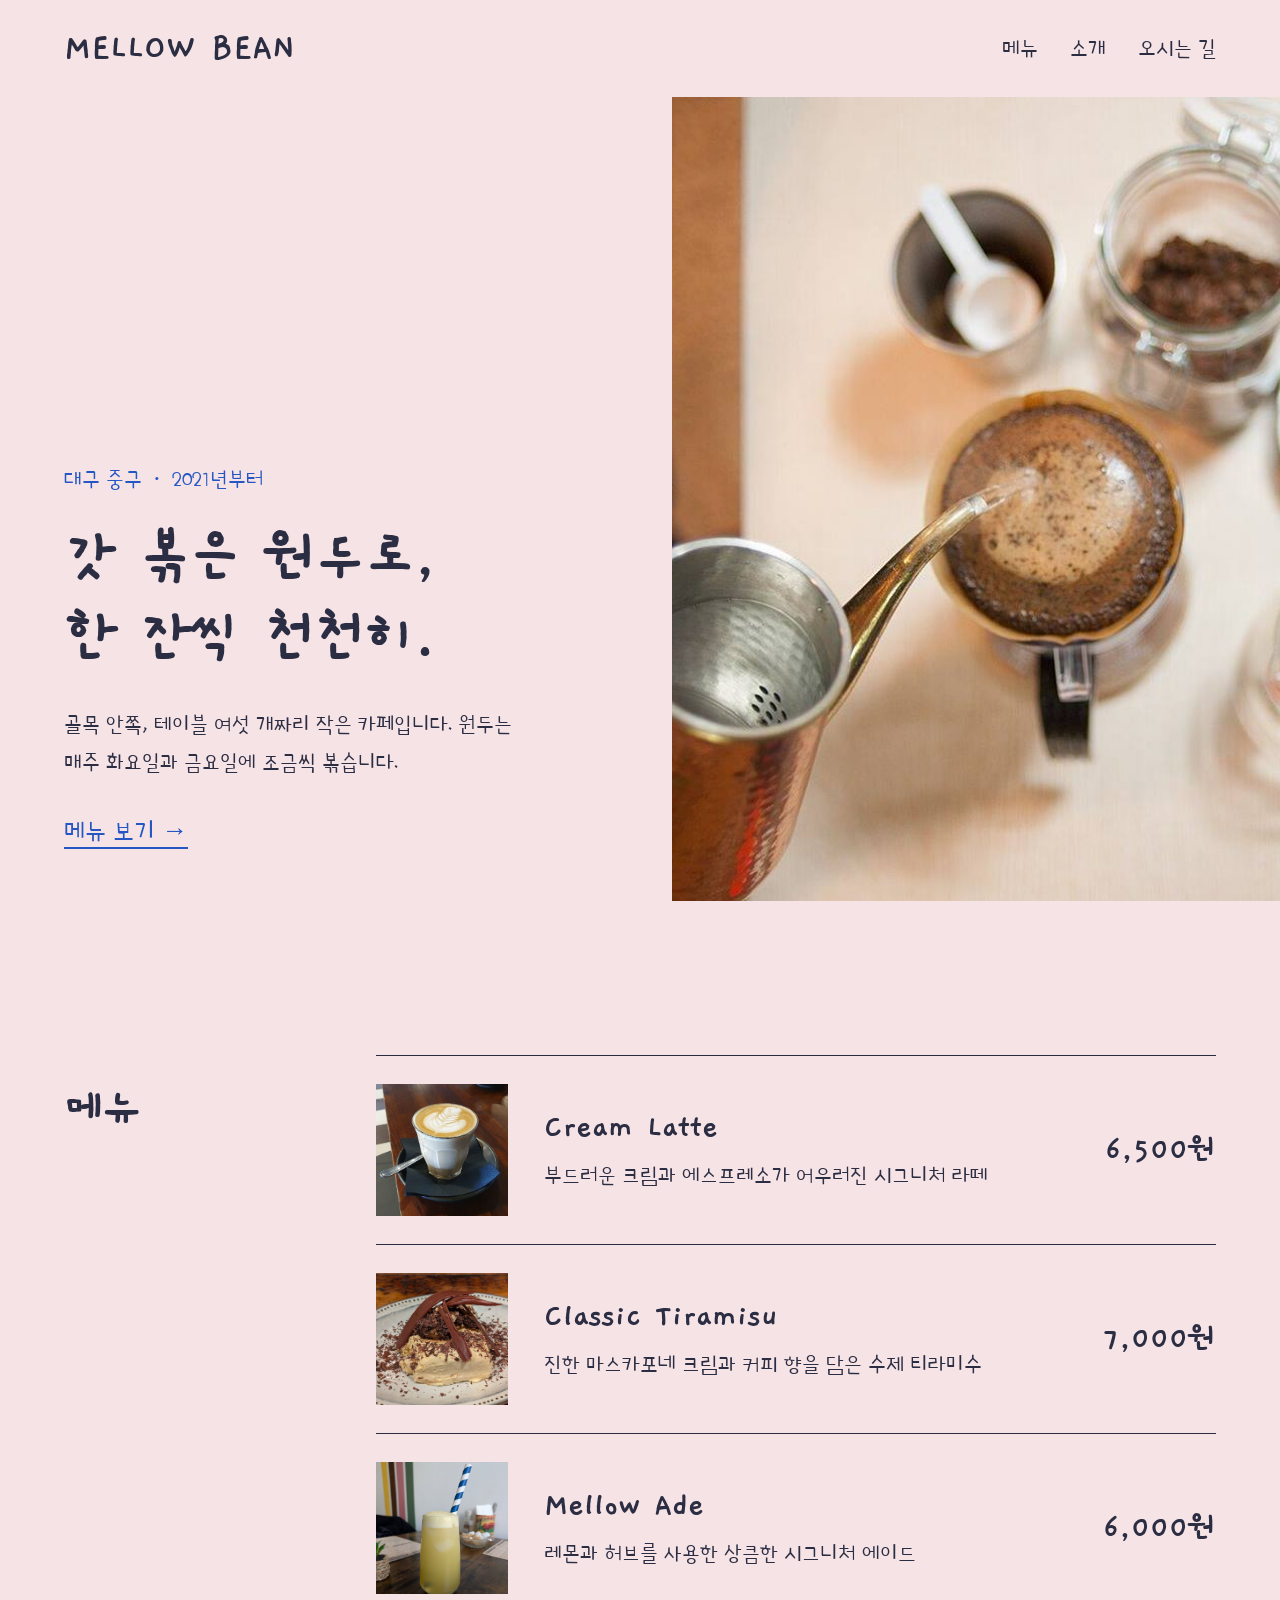
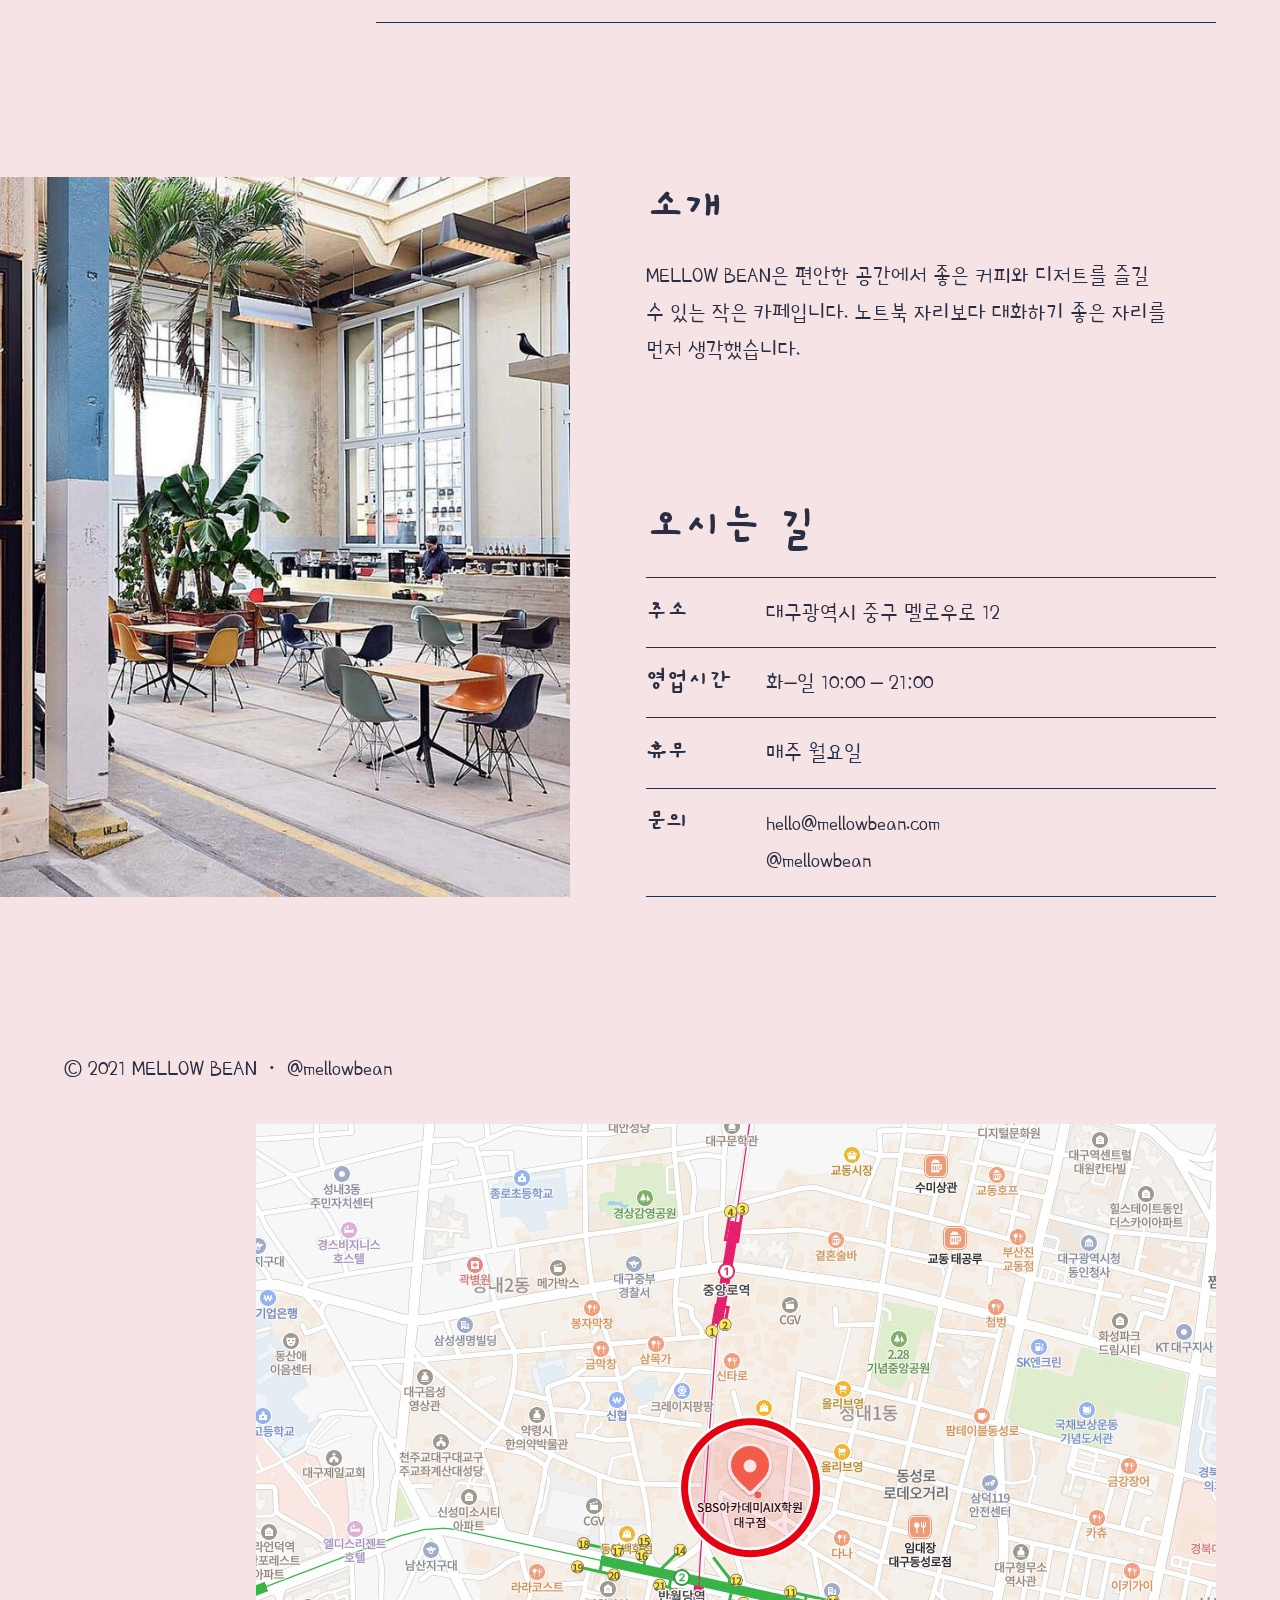
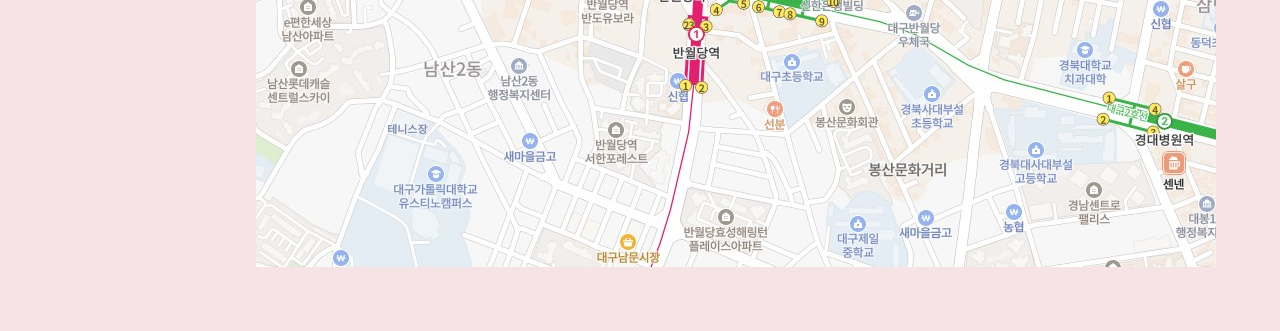
<file: index.html>
<!doctype html>
<html lang="ko">
<head>
  <meta charset="utf-8">
  <meta name="viewport" content="width=device-width, initial-scale=1">
  <title>MELLOW BEAN</title>

  <!-- 글꼴: 제목 Gaegu, 본문 Poor Story -->
  <link rel="preconnect" href="https://fonts.googleapis.com">
  <link rel="preconnect" href="https://fonts.gstatic.com" crossorigin>
  <link rel="stylesheet" href="https://fonts.googleapis.com/css2?family=Gaegu:wght@700&family=Poor+Story&display=swap">

  <link rel="stylesheet" href="css/style.css">
</head>
<body>

  <!-- 1. Header -->
  <header class="header">
    <p class="logo">MELLOW BEAN</p>
    <nav class="nav">
      <a href="#menu">메뉴</a>
      <a href="#about">소개</a>
      <a href="#visit">오시는 길</a>
    </nav>
  </header>

  <main>

    <!-- 2. 첫 화면 -->
    <section class="hero">
      <div class="hero-text">
        <p class="hero-small">대구 중구 · 2021년부터</p>
        <h1>갓 볶은 원두로,<br>한 잔씩 천천히.</h1>
        <p>골목 안쪽, 테이블 여섯 개짜리 작은 카페입니다. 원두는 매주 화요일과 금요일에 조금씩 볶습니다.</p>
        <a class="text-link" href="#menu">메뉴 보기 →</a>
      </div>
      <img class="hero-photo" src="images/brewing-hand-drip.jpg" width="1200" height="799" alt="주전자로 물을 부어 핸드드립 커피를 내리는 모습">
    </section>

    <!-- 3. 메뉴: 메뉴를 추가하려면 <li>부터 </li>까지 복사하세요 -->
    <section class="menu" id="menu">
      <h2>메뉴</h2>
      <ul class="menu-list">

        <li class="menu-item">
          <img src="images/menu-cafe-latte.jpg" width="800" height="691" alt="나뭇잎 무늬 라떼아트를 올린 라떼" loading="lazy">
          <div>
            <h3>Cream Latte</h3>
            <p>부드러운 크림과 에스프레소가 어우러진 시그니처 라떼</p>
          </div>
          <p class="price">6,500원</p>
        </li>

        <li class="menu-item">
          <img src="images/menu-tiramisu.jpg" width="800" height="602" alt="초콜릿을 올린 티라미수" loading="lazy">
          <div>
            <h3>Classic Tiramisu</h3>
            <p>진한 마스카포네 크림과 커피 향을 담은 수제 티라미수</p>
          </div>
          <p class="price">7,000원</p>
        </li>

        <li class="menu-item">
          <img src="images/menu-ade.jpg" width="800" height="1062" alt="줄무늬 빨대를 꽂은 노란 에이드" loading="lazy">
          <div>
            <h3>Mellow Ade</h3>
            <p>레몬과 허브를 사용한 상큼한 시그니처 에이드</p>
          </div>
          <p class="price">6,000원</p>
        </li>

      </ul>
    </section>

    <!-- 4. 소개 · 오시는 길 -->
    <section class="about" id="about">
      <img class="about-photo" src="images/space-interior.jpg" width="1200" height="816" alt="높은 천장 아래 테이블과 식물이 놓인 매장 내부" loading="lazy">
      <div class="about-text">
        <h2>소개</h2>
        <p>MELLOW BEAN은 편안한 공간에서 좋은 커피와 디저트를 즐길 수 있는 작은 카페입니다. 노트북 자리보다 대화하기 좋은 자리를 먼저 생각했습니다.</p>

        <h2 id="visit">오시는 길</h2>
        <table class="info">
          <tr>
            <th scope="row">주소</th>
            <td>대구광역시 중구 멜로우로 12</td>
          </tr>
          <tr>
            <th scope="row">영업시간</th>
            <td>화–일 10:00 – 21:00</td>
          </tr>
          <tr>
            <th scope="row">휴무</th>
            <td>매주 월요일</td>
          </tr>
          <tr>
            <th scope="row">문의</th>
            <td>hello@mellowbean.com<br>@mellowbean</td>
          </tr>
        </table>
      </div>
    </section>

  </main>

  <!-- 5. Footer -->
  <footer class="footer">
    <p>© 2021 MELLOW BEAN · @mellowbean</p>
  </footer>

  <!-- 6. 지도: 페이지 제일 아래. 누르면 네이버 지도가 새 창으로 열립니다 (주소는 href에서 바꾸세요) -->
  <div class="map">
    <a href="https://naver.me/FN7HdVgF" target="_blank" rel="noopener">
      <img src="images/map-location.jpg" width="960" height="743" alt="카페 위치를 빨간 동그라미로 표시한 지도. 누르면 네이버 지도가 새 창으로 열립니다." loading="lazy">
    </a>
  </div>

  <script src="js/script.js"></script>
</body>
</html>
</file>
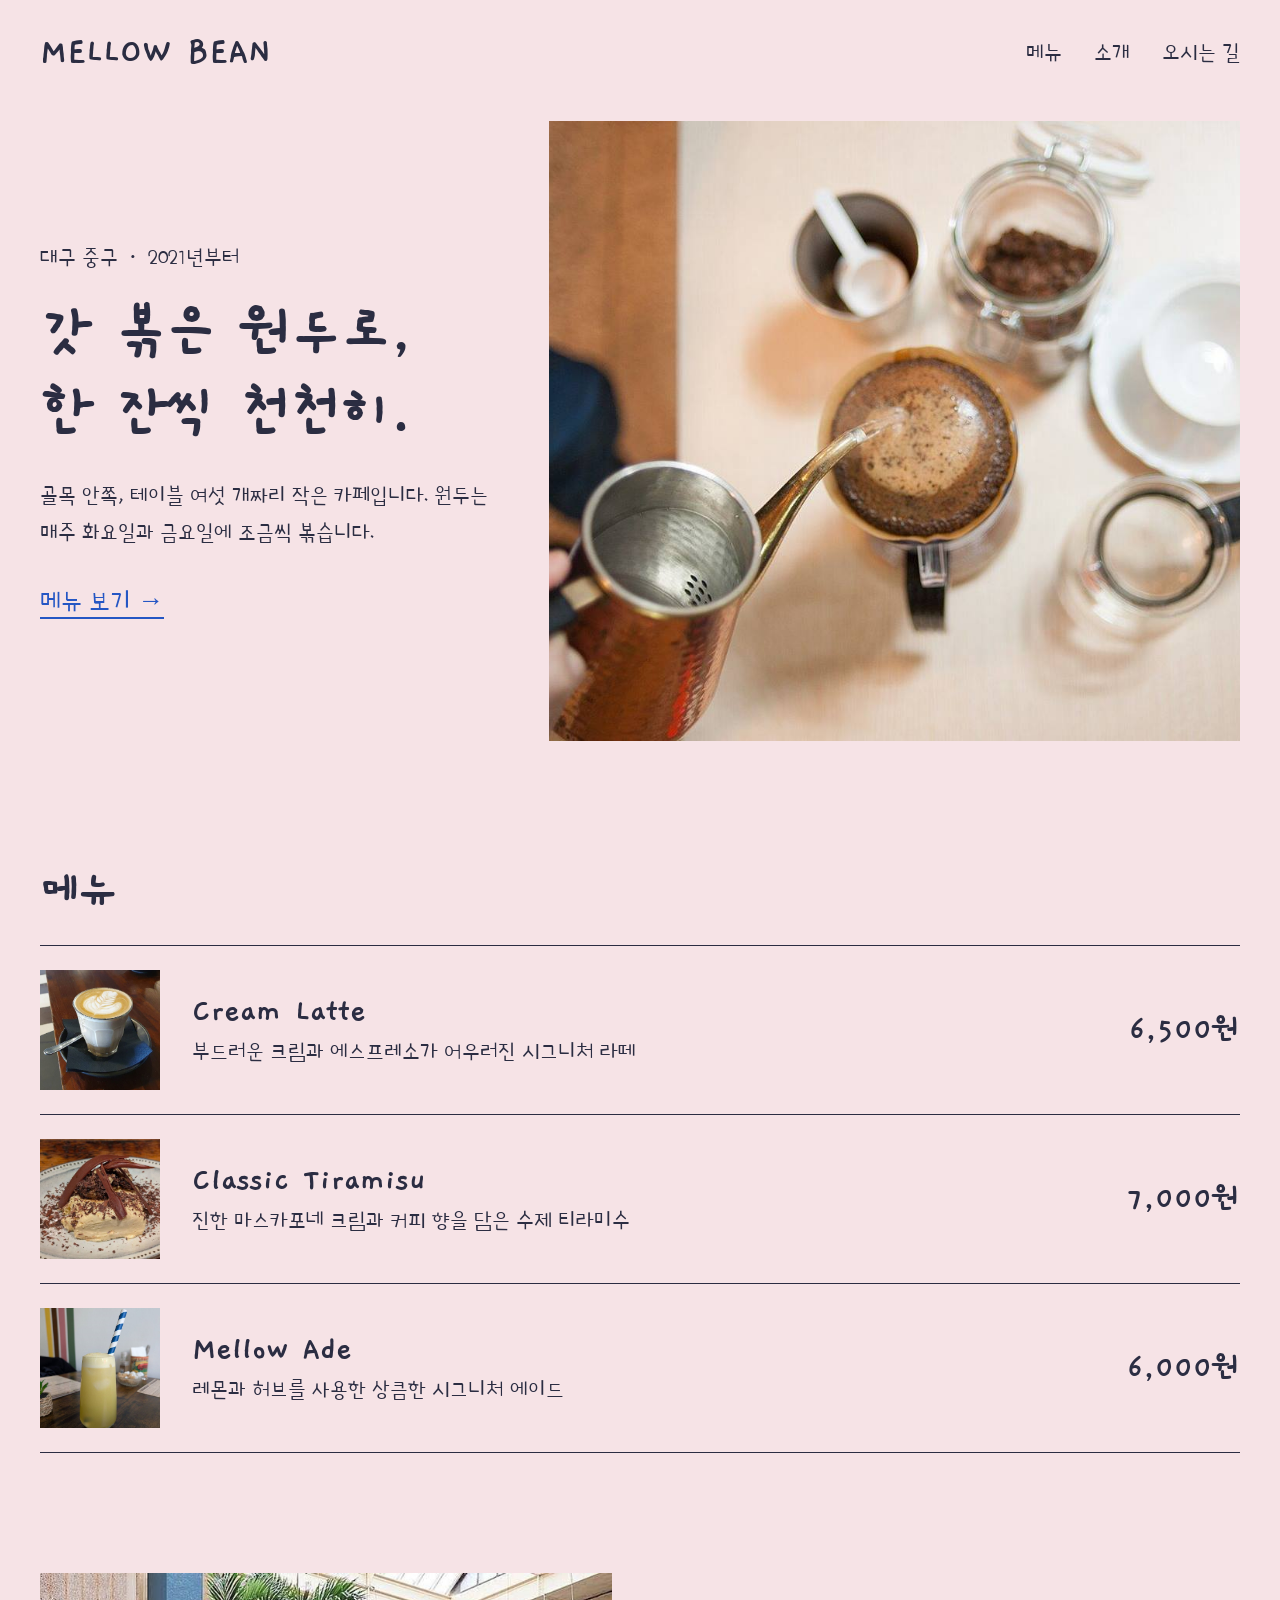
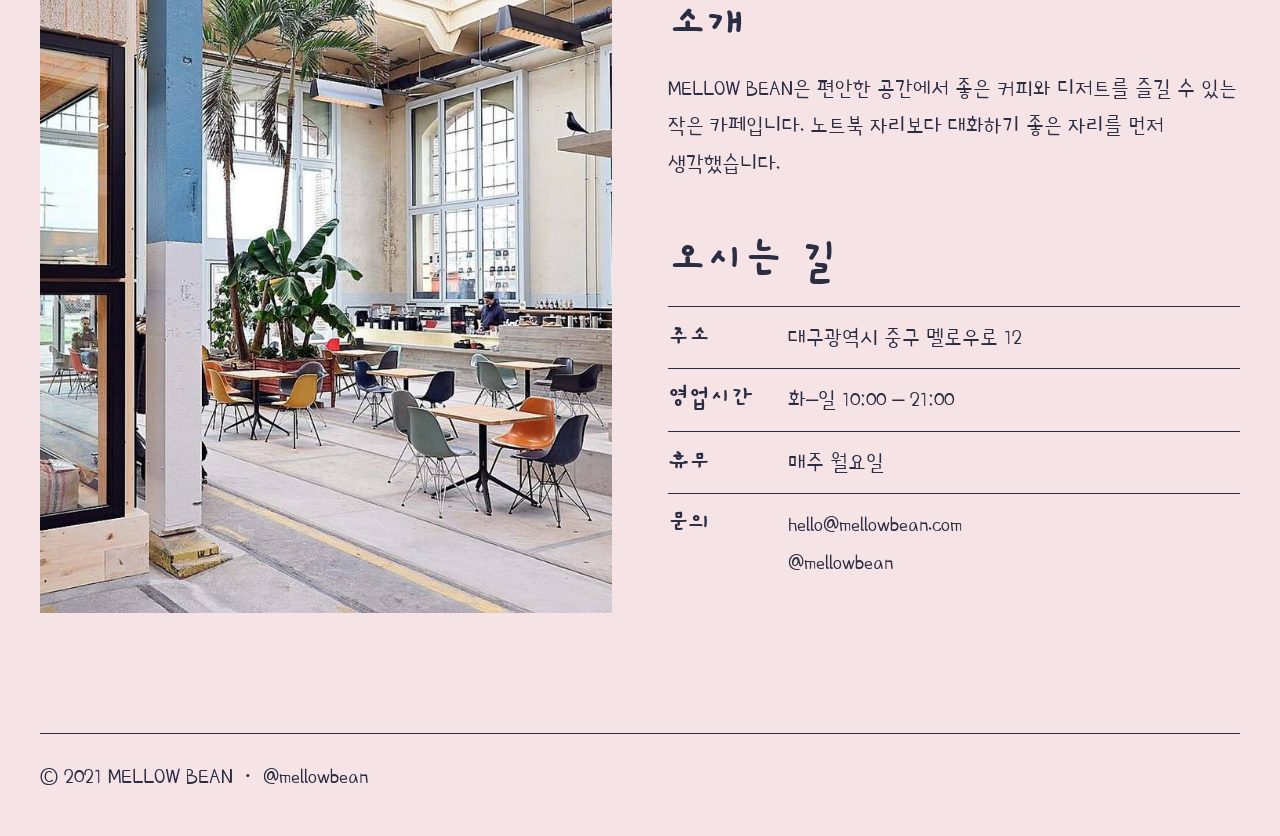
<file: index-v1.html>
<!doctype html>
<html lang="ko">
<head>
  <meta charset="utf-8">
  <meta name="viewport" content="width=device-width, initial-scale=1">
  <title>MELLOW BEAN</title>

  <!-- 글꼴: 제목 Gaegu, 본문 Poor Story -->
  <link rel="preconnect" href="https://fonts.googleapis.com">
  <link rel="preconnect" href="https://fonts.gstatic.com" crossorigin>
  <link rel="stylesheet" href="https://fonts.googleapis.com/css2?family=Gaegu:wght@700&family=Poor+Story&display=swap">

  <link rel="stylesheet" href="css/style-v1.css">
</head>
<body>

  <!-- 1. Header -->
  <header class="header">
    <p class="logo">MELLOW BEAN</p>
    <nav class="nav">
      <a href="#menu">메뉴</a>
      <a href="#about">소개</a>
      <a href="#visit">오시는 길</a>
    </nav>
  </header>

  <main>

    <!-- 2. 첫 화면 -->
    <section class="hero">
      <div class="hero-text">
        <p class="hero-small">대구 중구 · 2021년부터</p>
        <h1>갓 볶은 원두로,<br>한 잔씩 천천히.</h1>
        <p>골목 안쪽, 테이블 여섯 개짜리 작은 카페입니다. 원두는 매주 화요일과 금요일에 조금씩 볶습니다.</p>
        <a class="text-link" href="#menu">메뉴 보기 →</a>
      </div>
      <img class="hero-photo" src="images/brewing-hand-drip.jpg" width="1200" height="799" alt="주전자로 물을 부어 핸드드립 커피를 내리는 모습">
    </section>

    <!-- 3. 메뉴: 메뉴를 추가하려면 <li>부터 </li>까지 복사하세요 -->
    <section class="menu" id="menu">
      <h2>메뉴</h2>
      <ul class="menu-list">

        <li class="menu-item">
          <img src="images/menu-cafe-latte.jpg" width="800" height="691" alt="나뭇잎 무늬 라떼아트를 올린 라떼" loading="lazy">
          <div>
            <h3>Cream Latte</h3>
            <p>부드러운 크림과 에스프레소가 어우러진 시그니처 라떼</p>
          </div>
          <p class="price">6,500원</p>
        </li>

        <li class="menu-item">
          <img src="images/menu-tiramisu.jpg" width="800" height="602" alt="초콜릿을 올린 티라미수" loading="lazy">
          <div>
            <h3>Classic Tiramisu</h3>
            <p>진한 마스카포네 크림과 커피 향을 담은 수제 티라미수</p>
          </div>
          <p class="price">7,000원</p>
        </li>

        <li class="menu-item">
          <img src="images/menu-ade.jpg" width="800" height="1062" alt="줄무늬 빨대를 꽂은 노란 에이드" loading="lazy">
          <div>
            <h3>Mellow Ade</h3>
            <p>레몬과 허브를 사용한 상큼한 시그니처 에이드</p>
          </div>
          <p class="price">6,000원</p>
        </li>

      </ul>
    </section>

    <!-- 4. 소개 · 오시는 길 -->
    <section class="about" id="about">
      <img class="about-photo" src="images/space-interior.jpg" width="1200" height="816" alt="높은 천장 아래 테이블과 식물이 놓인 매장 내부" loading="lazy">
      <div class="about-text">
        <h2>소개</h2>
        <p>MELLOW BEAN은 편안한 공간에서 좋은 커피와 디저트를 즐길 수 있는 작은 카페입니다. 노트북 자리보다 대화하기 좋은 자리를 먼저 생각했습니다.</p>

        <h2 id="visit">오시는 길</h2>
        <table class="info">
          <tr>
            <th scope="row">주소</th>
            <td>대구광역시 중구 멜로우로 12</td>
          </tr>
          <tr>
            <th scope="row">영업시간</th>
            <td>화–일 10:00 – 21:00</td>
          </tr>
          <tr>
            <th scope="row">휴무</th>
            <td>매주 월요일</td>
          </tr>
          <tr>
            <th scope="row">문의</th>
            <td>hello@mellowbean.com<br>@mellowbean</td>
          </tr>
        </table>
      </div>
    </section>

  </main>

  <!-- 5. Footer -->
  <footer class="footer">
    <p>© 2021 MELLOW BEAN · @mellowbean</p>
  </footer>

  <script src="js/script.js"></script>
</body>
</html>
</file>
<file: css/style.css>
/* ===== 색과 글꼴: 바꾸고 싶으면 여기만 고치세요 ===== */
:root {
  --color-bg: #F6E3E6;     /* 배경: 연한 딸기우유 */
  --color-text: #2B2D42;   /* 글자: 잉크 남색 */
  --color-point: #2456C4;  /* 포인트: 빨대 파랑 */

  --font-title: "Gaegu", sans-serif;
  --font-body: "Poor Story", sans-serif;

  /* 화면 양옆 여백: 아주 큰 모니터에서는 내용 너비를 1600px로 묶습니다 */
  --side: max(clamp(20px, 5vw, 96px), calc((100vw - 1600px) / 2));
  --space: clamp(96px, 12vw, 176px);   /* 구역 사이 간격 */
}


/* ===== 전체 기본 ===== */
* {
  box-sizing: border-box;
  margin: 0;
  padding: 0;
}

body {
  background: var(--color-bg);
  color: var(--color-text);
  font-family: var(--font-body);
  font-size: 22px;
  line-height: 1.7;
  word-break: keep-all;       /* 한글 단어 중간에서 줄이 바뀌지 않게 */
  overflow-wrap: break-word;  /* 긴 이메일은 넘치지 않게 */
  -webkit-text-size-adjust: 100%;  /* 휴대폰을 눕혀도 글자 크기 유지 */
  text-size-adjust: 100%;
}

h1, h2, h3, .logo, .price, th {
  font-family: var(--font-title);
  font-weight: 700;
  line-height: 1.25;
}

h1 {
  font-size: clamp(46px, 5vw, 68px);  /* 화면 너비에 따라 46~68px */
  letter-spacing: -2px;
}

h2 {
  font-size: 48px;
  letter-spacing: -1px;
}

h3 {
  font-size: 34px;
}

img {
  display: block;
  width: 100%;
  object-fit: cover;  /* 사진이 찌그러지지 않게 */
}

a {
  color: inherit;
}

a:focus-visible {
  outline: 2px solid var(--color-point);
  outline-offset: 6px;
}


/* ===== 1. Header ===== */
.header {
  display: flex;
  flex-wrap: wrap;
  justify-content: space-between;
  align-items: center;
  gap: 4px 32px;
  padding: 24px var(--side);
}

.logo {
  font-size: 38px;
}

.nav {
  display: flex;
  gap: 16px;
  margin: 0 -8px;  /* 링크의 안쪽 여백만큼 당겨서 줄 맞추기 */
}

/* 안쪽 여백을 줘서 손가락으로 누르기 쉽게 */
.nav a {
  padding: 6px 8px;
  text-decoration: none;
}


/* ===== 2. 첫 화면: 사진이 화면 오른쪽 끝까지 ===== */
.hero {
  display: grid;
  grid-template-columns: 1fr 1fr;  /* 글 1 : 사진 1 */
  min-height: clamp(580px, calc(100vh - 96px), 900px);
  padding-left: var(--side);
}

/* 글을 아래쪽에 모으기 */
.hero-text {
  display: flex;
  flex-direction: column;
  align-items: flex-start;
  justify-content: flex-end;
  padding: 8px 40px 48px 0;
}

.hero-small {
  margin-bottom: 20px;
  color: var(--color-point);
}

.hero h1 {
  margin-bottom: 28px;
}

.hero h1 + p {
  max-width: 460px;
}

.text-link {
  margin-top: 28px;
  color: var(--color-point);
  font-size: 26px;
  text-decoration: underline;
  text-decoration-thickness: 2px;
  text-underline-offset: 8px;
}

.hero-photo {
  height: 100%;
  object-position: 42%;  /* 주전자가 더 보이게 */
}


/* ===== 3. 메뉴: 왼쪽 제목, 오른쪽 메뉴판 ===== */
.menu {
  display: grid;
  grid-template-columns: 1fr 3fr;
  gap: 32px;
  padding: var(--space) var(--side);
}

.menu h2 {
  padding-top: 24px;
}

.menu-list {
  list-style: none;
  border-top: 1px solid var(--color-text);
}

.menu-item {
  display: grid;
  grid-template-columns: 132px 1fr auto;  /* 사진 | 이름과 설명 | 가격 */
  align-items: center;
  gap: 36px;
  padding: 28px 0;
  border-bottom: 1px solid var(--color-text);
}

.menu-item img {
  height: 132px;
  object-position: 50% 33%;  /* 에이드 빨대가 잘리지 않게 */
}

.menu-item h3 {
  margin-bottom: 8px;
}

.price {
  font-size: 34px;
  white-space: nowrap;  /* 숫자와 "원"이 떨어지지 않게 */
}


/* ===== 4. 소개 · 오시는 길: 사진이 화면 왼쪽 끝까지 ===== */
.about {
  display: grid;
  grid-template-columns: 1fr 1fr;
  gap: clamp(40px, 6vw, 112px);
  padding-right: var(--side);
  padding-bottom: var(--space);
}

.about-photo {
  height: 100%;
  min-height: 720px;
  object-position: right;  /* 테이블이 있는 오른쪽이 보이게 */
}

/* 소개는 위에, 오시는 길은 아래에 */
.about-text {
  display: flex;
  flex-direction: column;
}

.about h2 {
  margin-bottom: 20px;
}

.about-text p {
  max-width: 520px;
  margin-bottom: 64px;
}

#visit {
  margin-top: auto;
  scroll-margin-top: 24px;  /* 이동했을 때 위에 조금 여유 두기 */
}

.info {
  width: 100%;
  border-collapse: collapse;
  border-bottom: 1px solid var(--color-text);
}

.info th, .info td {
  padding: 16px 0;
  border-top: 1px solid var(--color-text);
  text-align: left;
  vertical-align: top;
}

.info th {
  width: 120px;
  font-size: 26px;
}


/* ===== 5. Footer ===== */
.footer {
  padding: 0 var(--side) 36px;
}


/* ===== 6. 지도 ===== */
.map {
  padding: 0 var(--side) 64px;
}

.map a {
  display: block;
  max-width: 960px;   /* 원본 크기보다 커지면 흐려져서 */
  margin-left: auto;  /* 메뉴판처럼 오른쪽에 맞추기 */
}

.map img {
  height: auto;
}


/* ===== 마우스를 쓰는 기기에서만: 마우스를 올렸을 때 ===== */
@media (hover: hover) {
  .nav a:hover {
    color: var(--color-point);
  }

  .text-link:hover {
    text-decoration-thickness: 4px;
  }
}


/* ===== 태블릿과 휴대폰 (너비 960px 이하) ===== */
@media (max-width: 960px) {
  h1 {
    font-size: clamp(46px, 8vw, 64px);
  }

  /* 글과 사진을 위아래로 */
  .hero, .menu, .about {
    grid-template-columns: 1fr;
  }

  .hero {
    min-height: 0;
    padding-left: 0;
  }

  .hero-text {
    padding: 24px var(--side) 48px;
  }

  .hero-photo {
    height: min(110vw, 54vh);  /* 화면 높이의 54%를 넘지 않게 */
  }

  .menu h2 {
    padding-top: 0;
  }

  .menu-item {
    gap: 28px;
  }

  .about {
    padding-right: 0;
  }

  .about-photo {
    height: min(90vw, 60vh);
    min-height: 0;
  }

  .about-text {
    padding: 0 var(--side);
  }

  .about-text p {
    max-width: none;
  }
}


/* ===== 휴대폰 (너비 600px 이하) ===== */
@media (max-width: 600px) {
  body {
    font-size: 20px;
  }

  h2 {
    font-size: 42px;
  }

  h3, .price {
    font-size: 28px;
    letter-spacing: -1px;
  }

  .header {
    padding-top: 16px;
    padding-bottom: 8px;
  }

  .menu-item {
    grid-template-columns: 88px 1fr;  /* 가격은 설명 아래로 */
    gap: 4px 18px;
    align-items: start;
  }

  .menu-item img {
    grid-row: span 2;
    height: 88px;
  }

  .price {
    justify-self: end;  /* 오른쪽 끝에 맞추기 */
  }

  .about-text p {
    margin-bottom: 48px;
  }

  .info th {
    width: 96px;
    font-size: 24px;
  }

  /* 지도를 화면 끝까지 채우고, 빨간 동그라미 주변을 확대 */
  .map {
    padding: 0;
  }

  .map img {
    aspect-ratio: 4 / 5;
    object-position: 52% 50%;
  }
}


/* ===== 눕힌 휴대폰 (너비 960px 이하이면서 높이가 낮을 때) ===== */
@media (max-width: 960px) and (max-height: 500px) and (orientation: landscape) {
  .header {
    padding-top: 4px;
    padding-bottom: 4px;
  }

  h1 {
    font-size: 40px;
  }

  /* 글과 사진을 다시 나란히 */
  .hero {
    grid-template-columns: 1fr 1fr;
    min-height: calc(100vh - 57px);
    padding-left: var(--side);
  }

  .hero-text {
    padding: 0 24px 12px 0;
    font-size: 20px;
    line-height: 1.5;
  }

  .hero-small {
    margin-bottom: 8px;
  }

  .hero h1 {
    margin-bottom: 12px;
  }

  .text-link {
    margin-top: 8px;
  }

  .hero-photo {
    height: 100%;
  }

  .about-photo {
    height: 80vh;
  }
}
</file>
<file: css/style-v1.css>
/* ===== 색과 글꼴: 바꾸고 싶으면 여기만 고치세요 ===== */
:root {
  --color-bg: #F6E3E6;     /* 배경: 연한 딸기우유 */
  --color-text: #2B2D42;   /* 글자: 잉크 남색 */
  --color-point: #2456C4;  /* 포인트: 빨대 파랑 */

  --font-title: "Gaegu", sans-serif;
  --font-body: "Poor Story", sans-serif;
}


/* ===== 전체 기본 ===== */
* {
  box-sizing: border-box;
  margin: 0;
  padding: 0;
}

body {
  background: var(--color-bg);
  color: var(--color-text);
  font-family: var(--font-body);
  font-size: 22px;
  line-height: 1.7;
  word-break: keep-all;       /* 한글 단어 중간에서 줄이 바뀌지 않게 */
  overflow-wrap: break-word;  /* 긴 이메일은 넘치지 않게 */
}

h1, h2, h3, .logo, .price, th {
  font-family: var(--font-title);
  font-weight: 700;
  line-height: 1.25;
}

h1 {
  font-size: clamp(50px, 5vw, 68px);  /* 화면 너비에 따라 50~68px */
  letter-spacing: -2px;
}

h2 {
  font-size: 48px;
  letter-spacing: -1px;
}

h3 {
  font-size: 34px;
}

img {
  display: block;
  width: 100%;
  object-fit: cover;  /* 사진이 찌그러지지 않게 */
}

a {
  color: inherit;
}

a:focus-visible {
  outline: 3px solid var(--color-point);
  outline-offset: 6px;
}

/* 다섯 구역의 공통 너비 */
.header, .hero, .menu, .about, .footer {
  max-width: 1280px;
  margin: 0 auto;
  padding-left: 40px;
  padding-right: 40px;
}


/* ===== 1. Header ===== */
.header {
  display: flex;
  flex-wrap: wrap;
  justify-content: space-between;
  align-items: center;
  gap: 4px 32px;
  padding-top: 28px;
  padding-bottom: 28px;
}

.logo {
  font-size: 38px;
}

.nav {
  display: flex;
  gap: 32px;
}

.nav a {
  padding: 6px 0;
  text-decoration: none;
}

.nav a:hover {
  color: var(--color-point);
  text-decoration: underline;
  text-underline-offset: 6px;
}


/* ===== 2. 첫 화면 ===== */
.hero {
  display: grid;
  grid-template-columns: 2fr 3fr;  /* 글 2 : 사진 3 */
  align-items: center;
  gap: 48px;
  padding-top: 16px;
  padding-bottom: 120px;
}

.hero-small {
  margin-bottom: 16px;
}

.hero h1 {
  margin-bottom: 24px;
}

.text-link {
  display: inline-block;
  margin-top: 28px;
  color: var(--color-point);
  font-size: 26px;
  text-decoration: underline;
  text-decoration-thickness: 2px;
  text-underline-offset: 8px;
}

.text-link:hover {
  text-decoration-style: wavy;  /* 마우스를 올리면 밑줄이 물결로 */
}

.hero-photo {
  height: 620px;
}


/* ===== 3. 메뉴 ===== */
.menu {
  padding-bottom: 120px;
}

.menu h2 {
  margin-bottom: 24px;
}

.menu-list {
  list-style: none;
  border-top: 1px solid var(--color-text);
}

.menu-item {
  display: grid;
  grid-template-columns: 120px 1fr auto;  /* 사진 | 이름과 설명 | 가격 */
  align-items: center;
  gap: 32px;
  padding: 24px 0;
  border-bottom: 1px solid var(--color-text);
}

.menu-item img {
  height: 120px;
  object-position: 50% 33%;  /* 에이드 빨대가 잘리지 않게 */
}

.price {
  font-size: 34px;
  white-space: nowrap;  /* 숫자와 "원"이 떨어지지 않게 */
}


/* ===== 4. 소개 · 오시는 길 ===== */
.about {
  display: grid;
  grid-template-columns: 1fr 1fr;
  align-items: center;
  gap: 56px;
  padding-bottom: 120px;
}

.about-photo {
  height: 640px;
  object-position: right;  /* 테이블이 있는 오른쪽이 보이게 */
}

.about h2 {
  margin-bottom: 16px;
}

.about-text p {
  margin-bottom: 48px;
}

.info {
  width: 100%;
  border-collapse: collapse;
}

.info th, .info td {
  padding: 12px 0;
  border-top: 1px solid var(--color-text);
  text-align: left;
  vertical-align: top;
}

.info th {
  width: 120px;
  font-size: 26px;
}


/* ===== 5. Footer ===== */
.footer {
  padding-bottom: 40px;
}

.footer p {
  padding-top: 24px;
  border-top: 1px solid var(--color-text);
}


/* ===== 태블릿과 휴대폰 (너비 960px 이하) ===== */
@media (max-width: 960px) {
  .header, .hero, .menu, .about, .footer {
    padding-left: 20px;
    padding-right: 20px;
  }

  /* 글과 사진을 위아래로 */
  .hero, .about {
    grid-template-columns: 1fr;
    gap: 36px;
  }

  .hero, .menu, .about {
    padding-bottom: 80px;
  }

  .hero-photo, .about-photo {
    height: 400px;
  }
}


/* ===== 휴대폰 (너비 600px 이하) ===== */
@media (max-width: 600px) {
  body {
    font-size: 20px;
  }

  h1 {
    font-size: 46px;
  }

  h2 {
    font-size: 42px;
  }

  h3, .price {
    font-size: 26px;
    letter-spacing: -1px;
  }

  .hero-photo, .about-photo {
    height: 300px;
  }

  .menu-item {
    grid-template-columns: 76px 1fr auto;
    gap: 14px;
    align-items: start;
  }

  .menu-item img {
    height: 76px;
  }

  .info th {
    width: 96px;
    font-size: 24px;
  }
}
</file>
